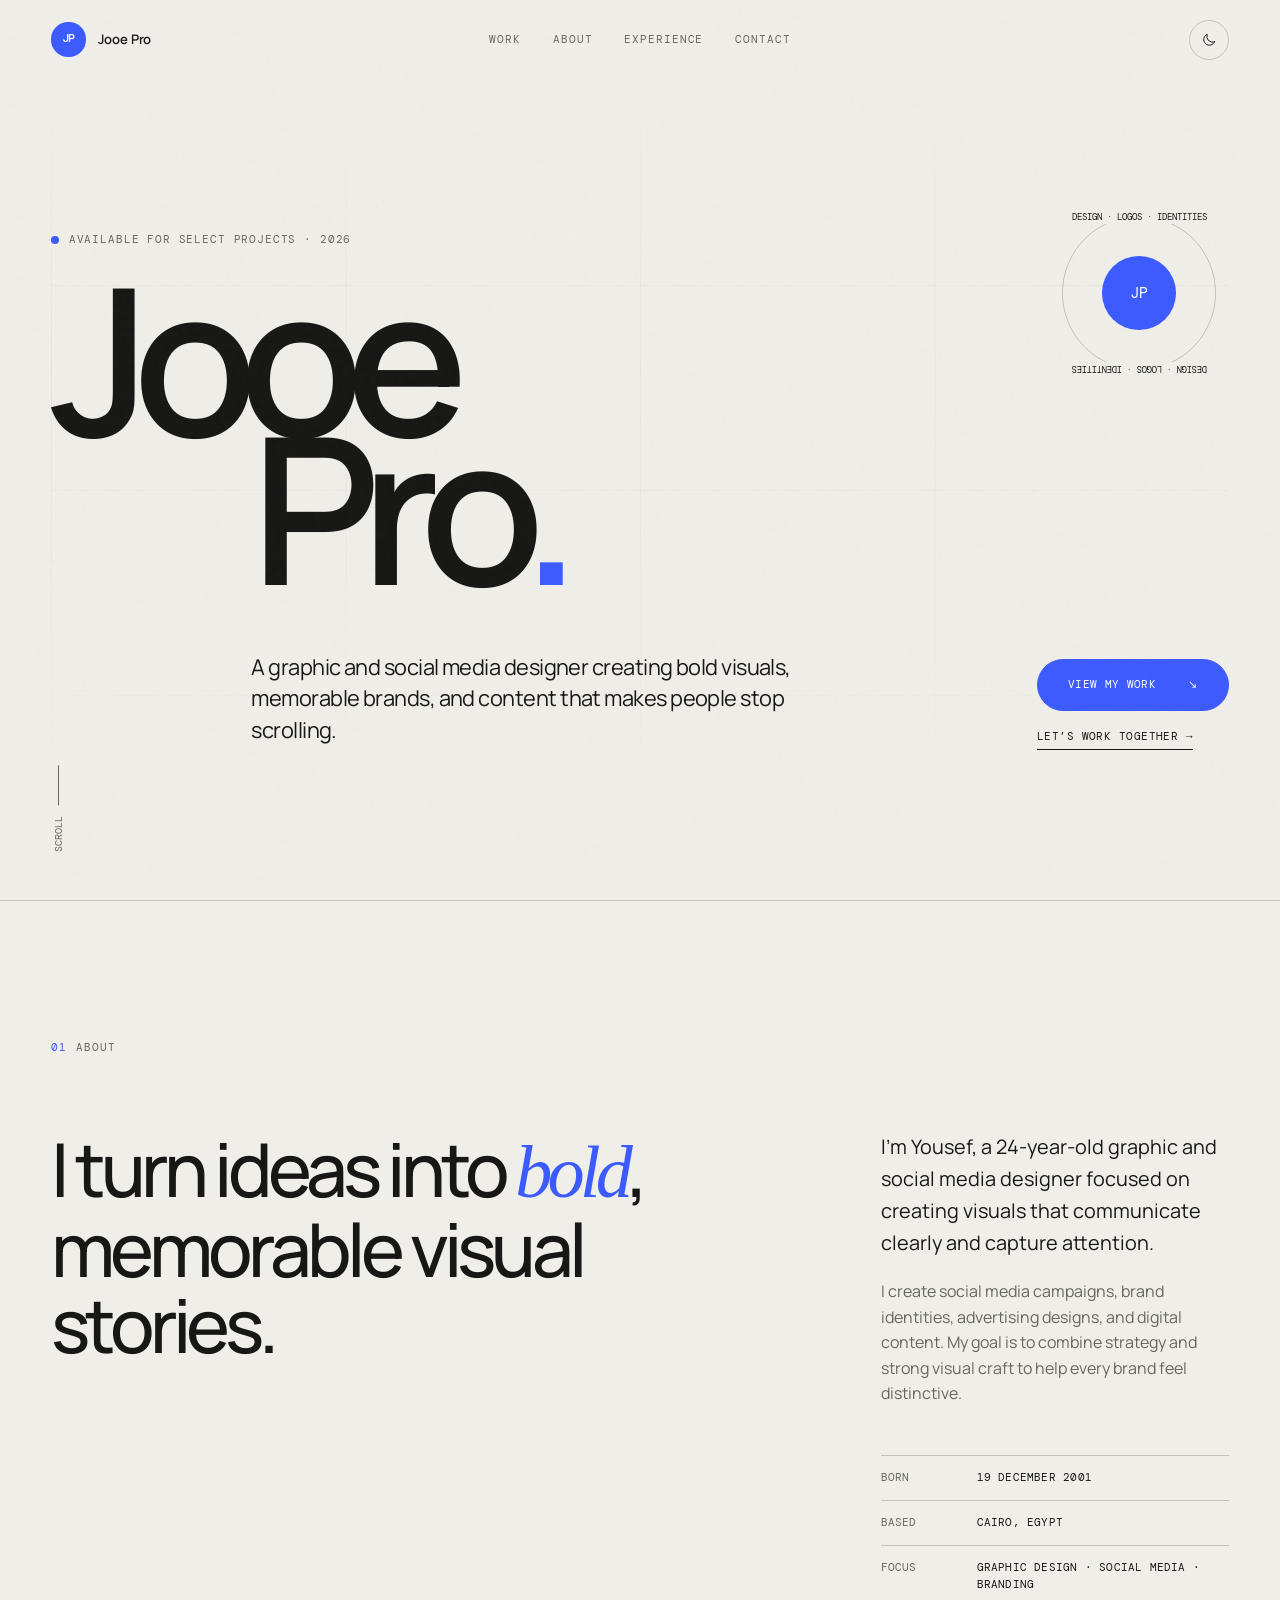
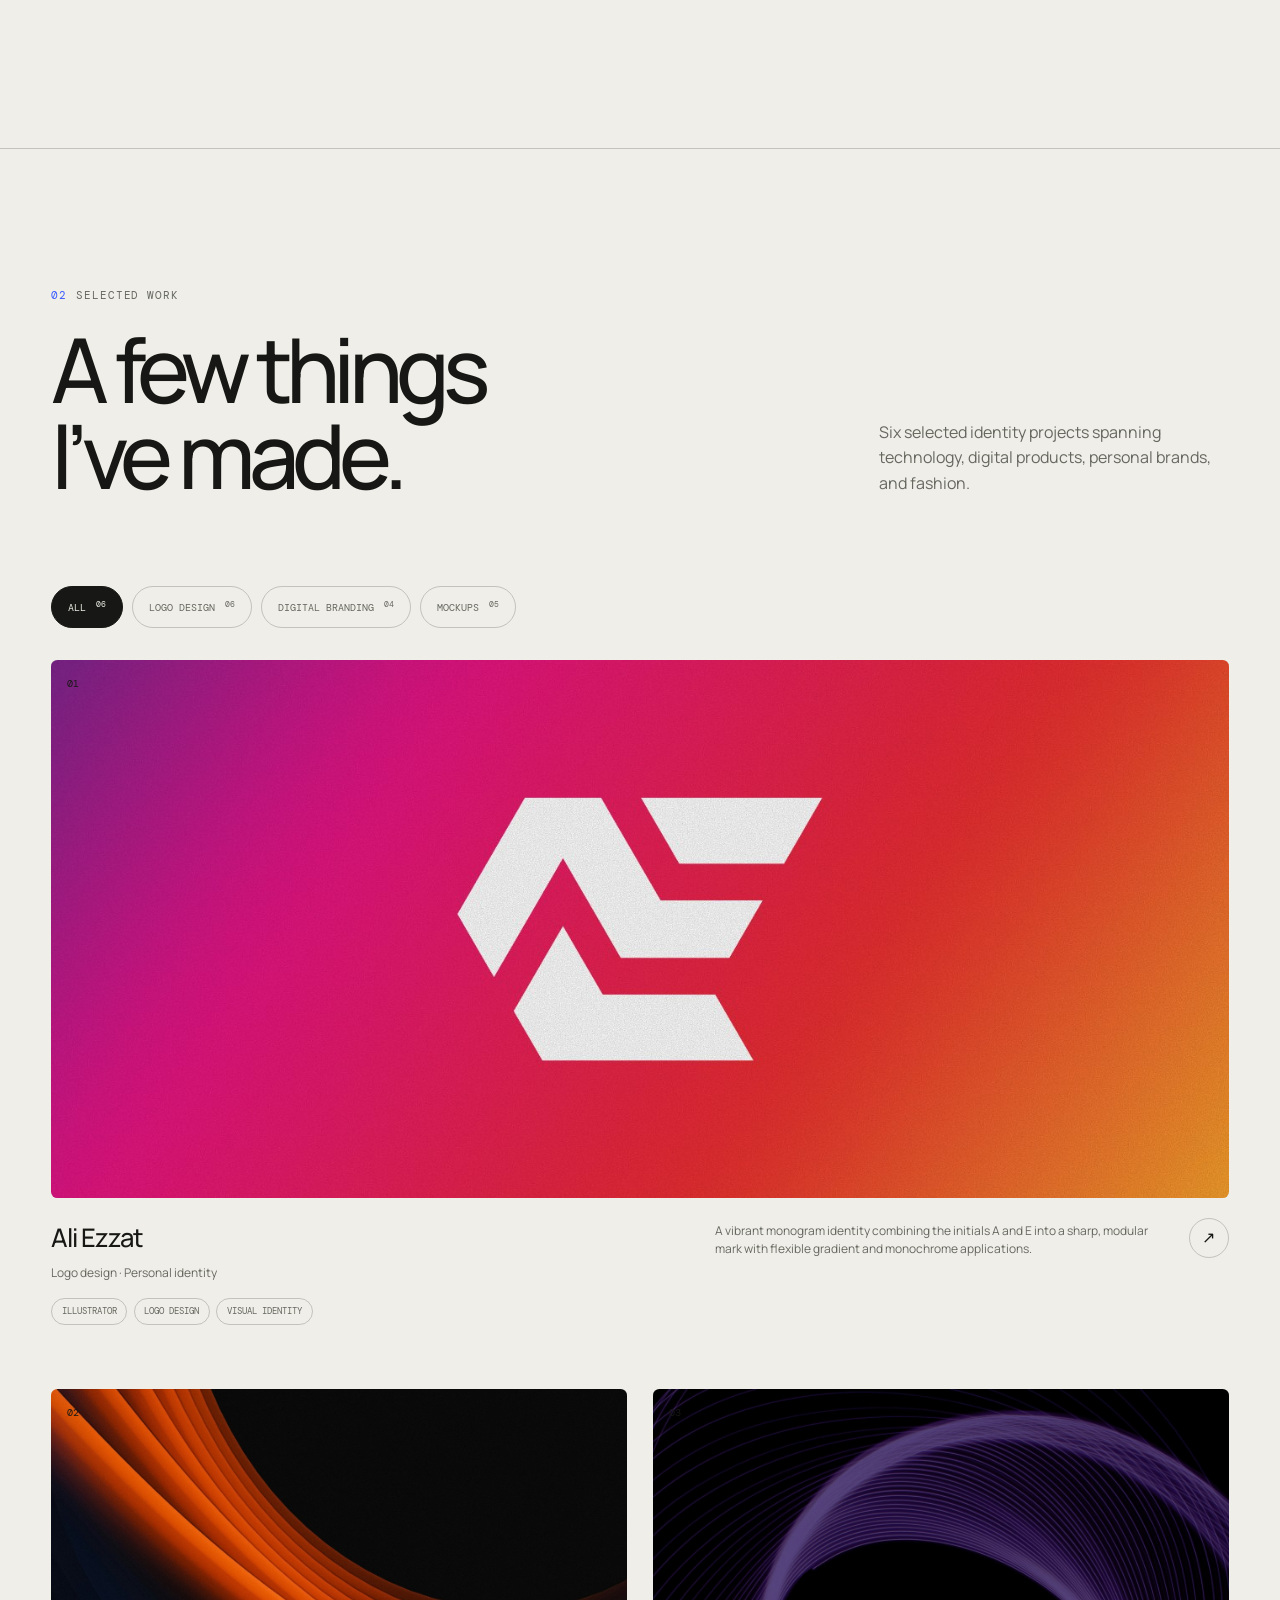
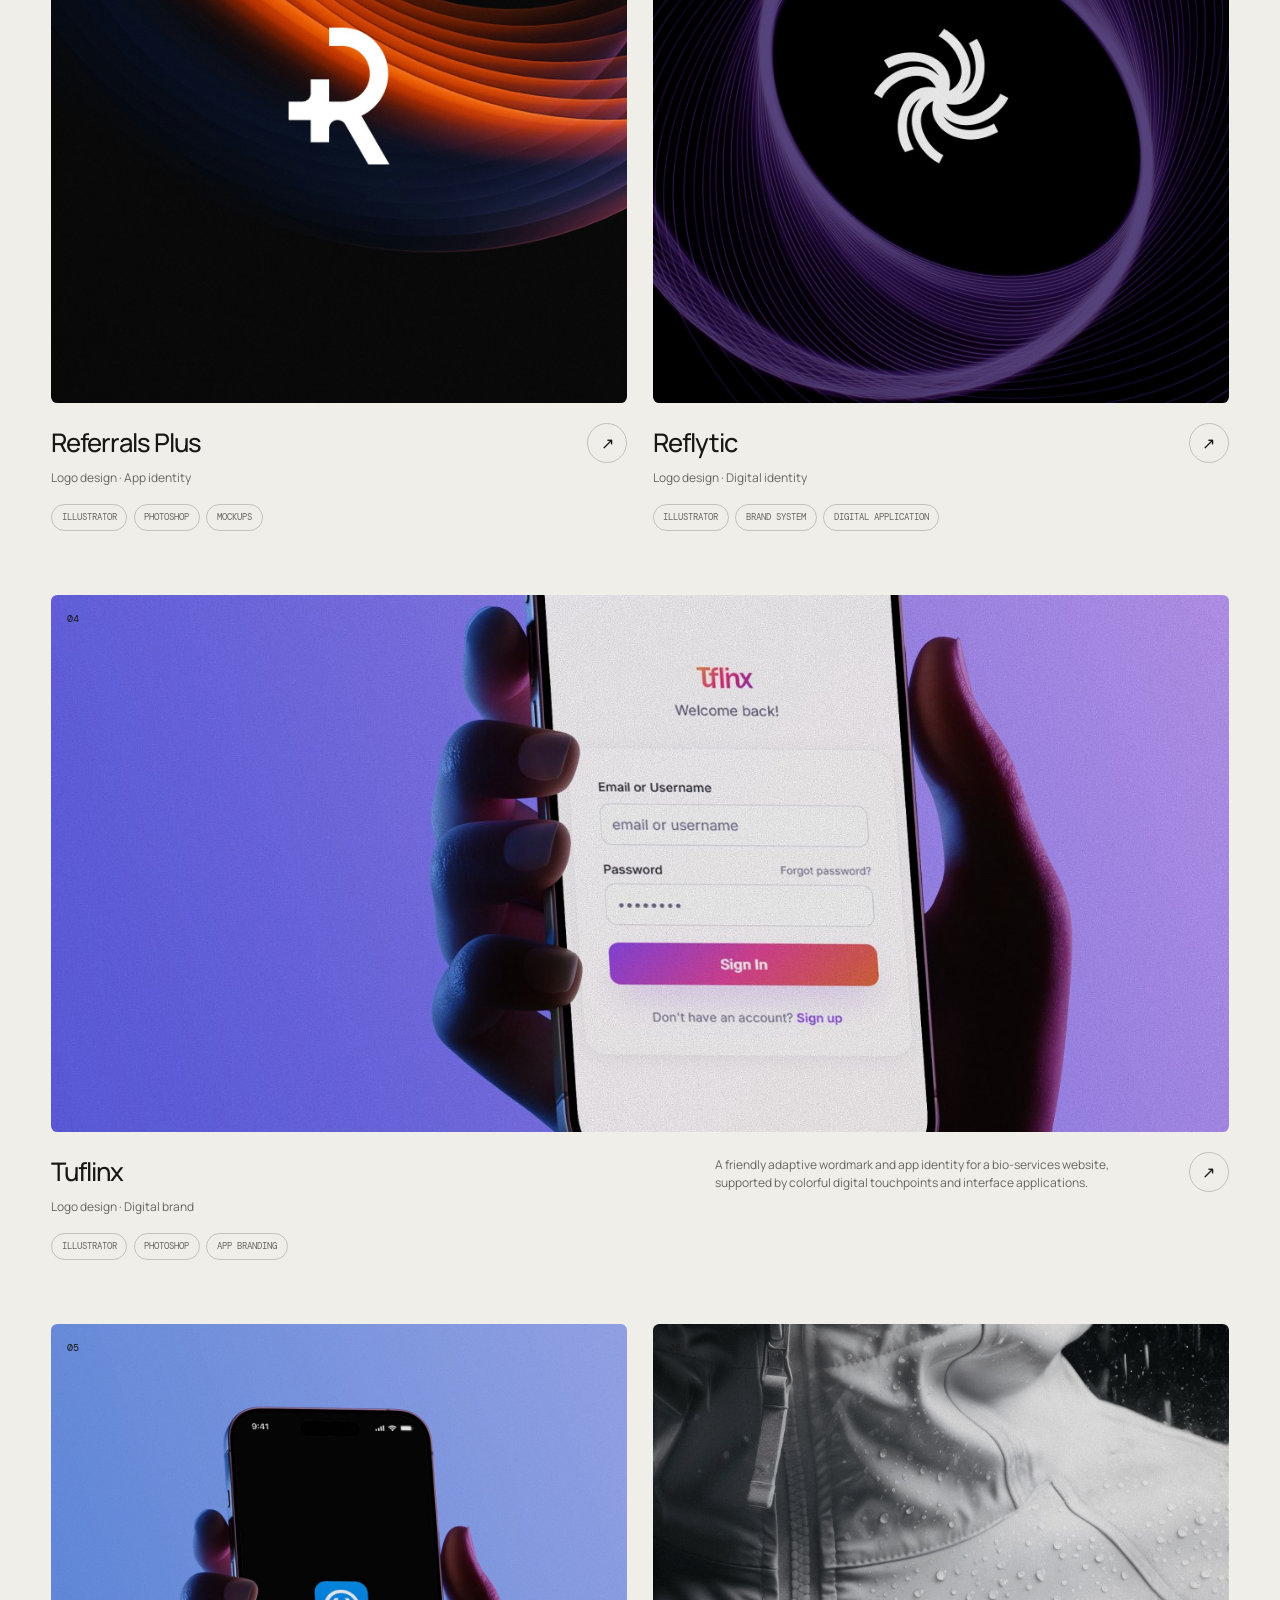
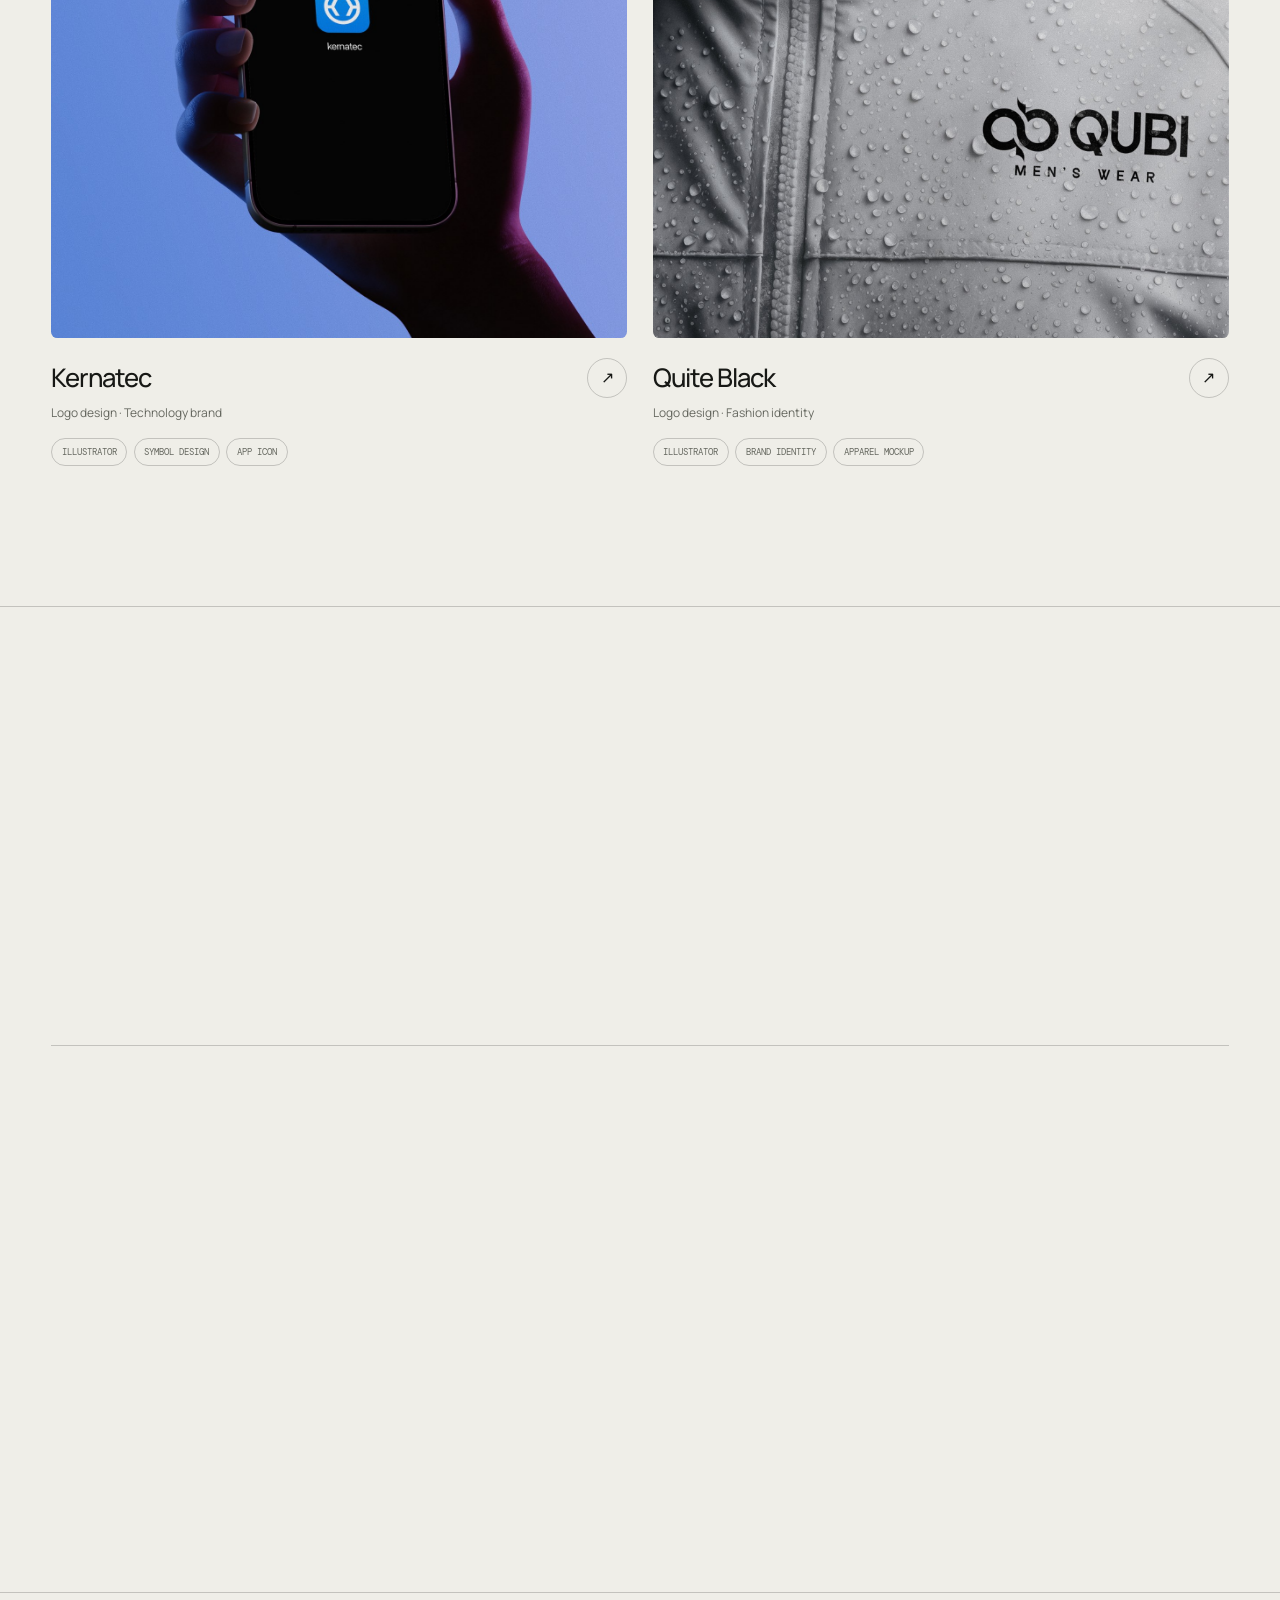
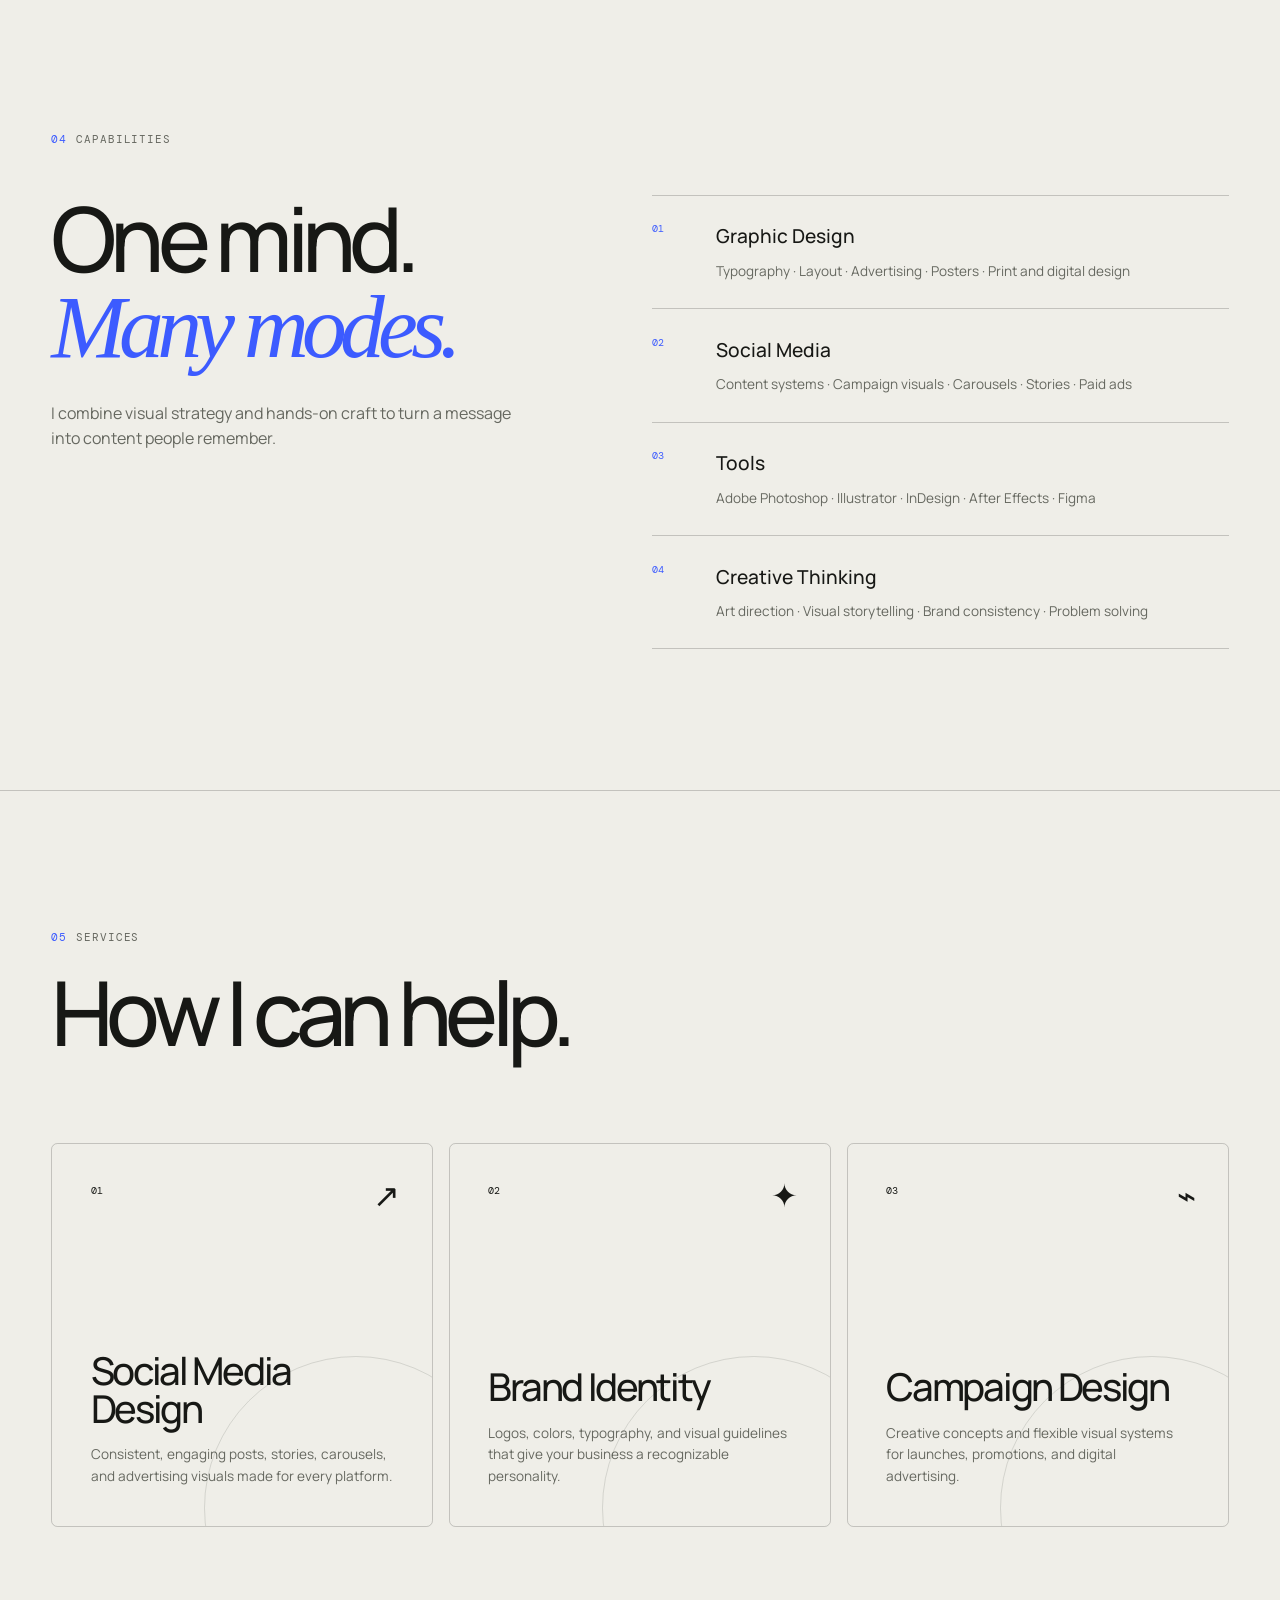
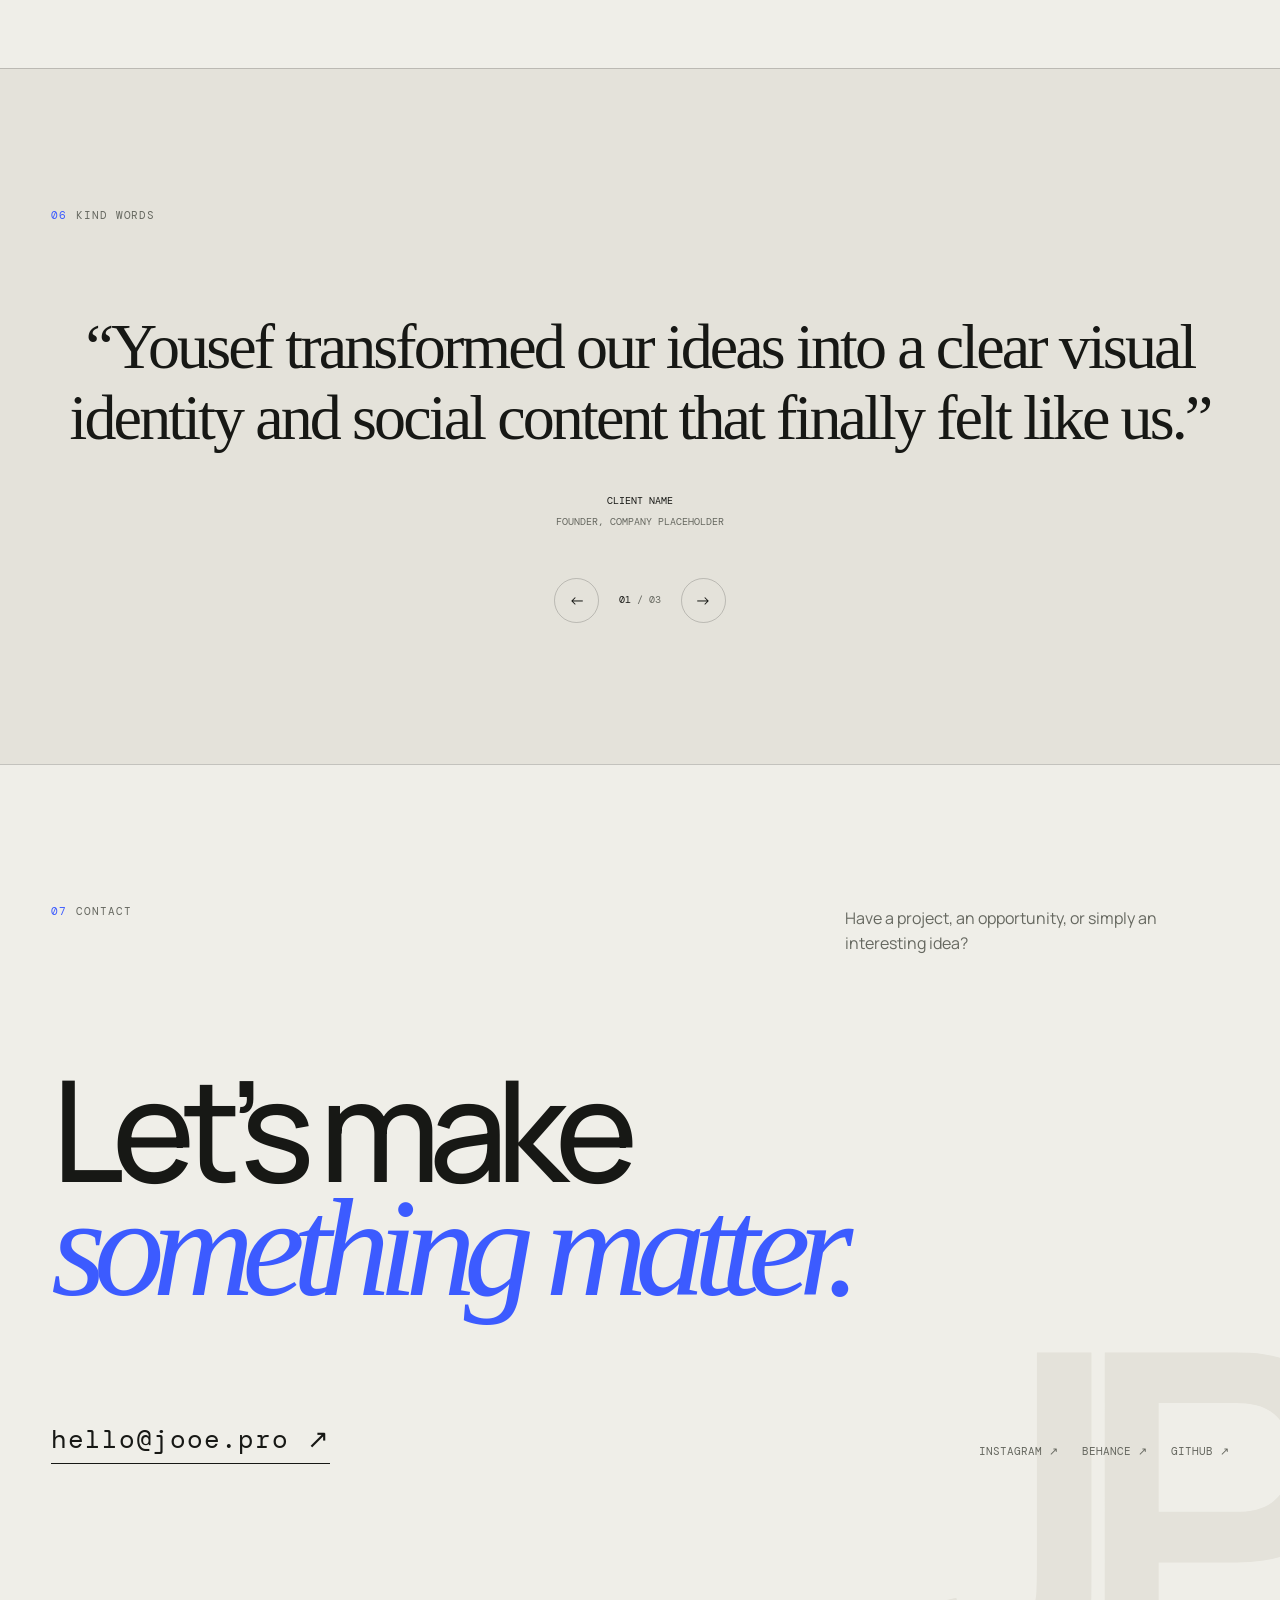
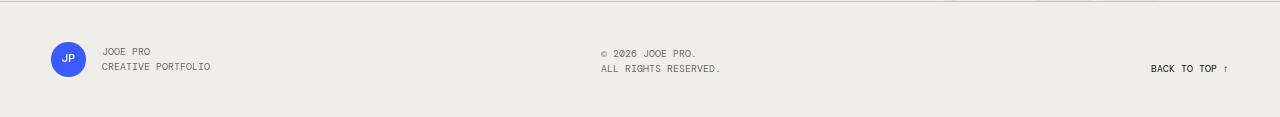
<file: index.html>
<!doctype html>
<html lang="en" data-theme="dark">
  <head>
    <meta charset="UTF-8" />
    <meta name="viewport" content="width=device-width, initial-scale=1" />
    <meta
      name="description"
      content="The personal portfolio of Yousef Shaban — graphic design, social media, branding, and creative campaigns."
    />
    <meta name="author" content="Yousef Shaban" />
    <meta name="theme-color" content="#10110f" />
    <meta property="og:type" content="website" />
    <meta property="og:url" content="https://jooe.pro/" />
    <meta property="og:title" content="Jooe Pro — Portfolio" />
    <meta
      property="og:description"
      content="Graphic design, social media visuals, brand identities, and creative campaigns by Yousef Shaban."
    />
    <meta property="og:image" content="https://jooe.pro/assets/social-preview.svg" />
    <meta name="twitter:card" content="summary_large_image" />
    <link rel="canonical" href="https://jooe.pro/" />
    <link rel="icon" href="assets/favicon.svg" type="image/svg+xml" />
    <link rel="preconnect" href="https://fonts.googleapis.com" />
    <link rel="preconnect" href="https://fonts.gstatic.com" crossorigin />
    <link
      href="https://fonts.googleapis.com/css2?family=DM+Mono:wght@300;400;500&family=Manrope:wght@400;500;600;700&display=swap"
      rel="stylesheet"
    />
    <link rel="stylesheet" href="styles.css" />
    <script src="script.js" defer></script>
    <title>Jooe Pro — Portfolio</title>
  </head>

  <body>
    <a class="skip-link" href="#main">Skip to content</a>

    <div class="noise" aria-hidden="true"></div>
    <div class="cursor-glow" aria-hidden="true"></div>

    <header class="site-header" data-header>
      <a class="wordmark" href="#top" aria-label="Jooe Pro, back to top">
        <span class="wordmark-mark">JP</span>
        <span class="wordmark-name">Jooe Pro</span>
      </a>

      <nav class="desktop-nav" aria-label="Primary navigation">
        <a href="#work">Work</a>
        <a href="#about">About</a>
        <a href="#experience">Experience</a>
        <a href="#contact">Contact</a>
      </nav>

      <div class="header-actions">
        <button class="icon-button theme-toggle" type="button" aria-label="Switch to light theme" data-theme-toggle>
          <svg class="sun-icon" viewBox="0 0 24 24" aria-hidden="true">
            <circle cx="12" cy="12" r="4"></circle>
            <path d="M12 2v2M12 20v2M4.93 4.93l1.42 1.42M17.65 17.65l1.42 1.42M2 12h2M20 12h2M4.93 19.07l1.42-1.42M17.65 6.35l1.42-1.42"></path>
          </svg>
          <svg class="moon-icon" viewBox="0 0 24 24" aria-hidden="true">
            <path d="M20.5 14.6A8.5 8.5 0 0 1 9.4 3.5 8.5 8.5 0 1 0 20.5 14.6Z"></path>
          </svg>
        </button>
        <button
          class="menu-toggle"
          type="button"
          aria-label="Open navigation"
          aria-controls="mobile-menu"
          aria-expanded="false"
          data-menu-toggle
        >
          <span></span><span></span>
        </button>
      </div>
    </header>

    <div class="mobile-menu" id="mobile-menu" aria-hidden="true" data-mobile-menu>
      <nav aria-label="Mobile navigation">
        <a href="#work"><span>01</span>Work</a>
        <a href="#about"><span>02</span>About</a>
        <a href="#experience"><span>03</span>Experience</a>
        <a href="#contact"><span>04</span>Contact</a>
      </nav>
      <p>Based in Cairo · Available worldwide</p>
    </div>

    <main id="main">
      <section class="hero section-shell" id="top" aria-labelledby="hero-title">
        <div class="hero-meta reveal">
          <span class="availability-dot" aria-hidden="true"></span>
          Available for select projects · 2026
        </div>

        <h1 id="hero-title" class="hero-title" aria-label="Jooe Pro, graphic and social media designer">
          <span class="title-line reveal">Jooe</span>
          <span class="title-line title-line-offset reveal">Pro<span class="accent-dot">.</span></span>
        </h1>

        <div class="hero-bottom reveal">
          <p class="hero-intro">
            A graphic and social media designer creating bold visuals, memorable brands, and content
            that makes people stop scrolling.
          </p>
          <div class="hero-actions">
            <a class="button button-primary" href="#work">View my work <span aria-hidden="true">↘</span></a>
            <a class="text-link" href="#contact">Let’s work together <span aria-hidden="true">→</span></a>
          </div>
        </div>

        <div class="hero-orbit" aria-hidden="true">
          <div class="orbit-copy">DESIGN · LOGOS · IDEAS · IDENTITIES · </div>
          <div class="orbit-center">JP</div>
        </div>

        <a class="scroll-cue" href="#about" aria-label="Scroll to about section">
          <span>Scroll</span><span class="scroll-line"></span>
        </a>
      </section>

      <section class="about section-shell section-pad" id="about" aria-labelledby="about-title">
        <div class="section-kicker reveal"><span>01</span>About</div>
        <div class="about-grid">
          <h2 id="about-title" class="display-copy reveal">
            I turn ideas into <em>bold</em>, memorable visual stories.
          </h2>
          <div class="about-copy reveal">
            <p>
              I’m Yousef, a <span data-age aria-label="current age">24</span>-year-old graphic and social
              media designer focused on creating visuals that communicate clearly and capture attention.
            </p>
            <p>
              I create social media campaigns, brand identities, advertising designs, and digital content.
              My goal is to combine strategy and strong visual craft to help every brand feel distinctive.
            </p>
            <dl class="fact-list">
              <div><dt>Born</dt><dd>19 December 2001</dd></div>
              <div><dt>Based</dt><dd>Cairo, Egypt</dd></div>
              <div><dt>Focus</dt><dd>Graphic Design · Social Media · Branding</dd></div>
            </dl>
          </div>
        </div>
      </section>

      <section class="work section-shell section-pad" id="work" aria-labelledby="work-title">
        <div class="section-heading reveal">
          <div>
            <div class="section-kicker"><span>02</span>Selected work</div>
            <h2 id="work-title">A few things<br />I’ve made.</h2>
          </div>
          <p>Six selected identity projects spanning technology, digital products, personal brands, and fashion.</p>
        </div>

        <div class="filter-bar reveal" role="group" aria-label="Filter projects">
          <button class="filter-button is-active" type="button" data-filter="all" aria-pressed="true">All <sup>06</sup></button>
          <button class="filter-button" type="button" data-filter="logo" aria-pressed="false">Logo Design <sup>06</sup></button>
          <button class="filter-button" type="button" data-filter="digital" aria-pressed="false">Digital Branding <sup>04</sup></button>
          <button class="filter-button" type="button" data-filter="mockup" aria-pressed="false">Mockups <sup>05</sup></button>
        </div>

        <div class="project-grid">
          <article class="project-card project-card-wide reveal" data-category="logo">
            <a href="https://www.instagram.com/jooepro/p/DXKv1PnCMWP/" target="_blank" rel="noreferrer" aria-label="View Ali Ezzat logo design on Instagram">
              <div class="project-visual">
                <img class="project-cover" src="assets/projects/ali-ezzat.jpg" alt="Ali Ezzat AE monogram on a vibrant gradient background" />
                <span class="project-index">01</span>
              </div>
              <div class="project-info">
                <div><h3>Ali Ezzat</h3><p>Logo design · Personal identity</p></div>
                <p class="project-description">A vibrant monogram identity combining the initials A and E into a sharp, modular mark with flexible gradient and monochrome applications.</p>
                <span class="project-arrow" aria-hidden="true">↗</span>
              </div>
              <ul class="tag-list" aria-label="Tools used"><li>Illustrator</li><li>Logo design</li><li>Visual identity</li></ul>
            </a>
          </article>

          <article class="project-card reveal" data-category="logo digital mockup">
            <a href="https://www.behance.net/gallery/247792727/Referrals-Plus-logo-design-concept" target="_blank" rel="noreferrer" aria-label="View Referrals Plus logo design on Behance">
              <div class="project-visual">
                <img class="project-cover" src="assets/projects/referrals-plus.jpg" alt="Referrals Plus monogram over an orange and blue wave composition" loading="lazy" />
                <span class="project-index">02</span>
              </div>
              <div class="project-info">
                <div><h3>Referrals Plus</h3><p>Logo design · App identity</p></div>
                <span class="project-arrow" aria-hidden="true">↗</span>
              </div>
              <ul class="tag-list" aria-label="Tools used"><li>Illustrator</li><li>Photoshop</li><li>Mockups</li></ul>
            </a>
          </article>

          <article class="project-card reveal" data-category="logo digital mockup">
            <a href="https://www.behance.net/gallery/247511863/Reflytic-logo-concept" target="_blank" rel="noreferrer" aria-label="View Reflytic logo design on Behance">
              <div class="project-visual">
                <img class="project-cover" src="assets/projects/reflytic.jpg" alt="Reflytic spiral logo in a purple abstract visual system" loading="lazy" />
                <span class="project-index">03</span>
              </div>
              <div class="project-info">
                <div><h3>Reflytic</h3><p>Logo design · Digital identity</p></div>
                <span class="project-arrow" aria-hidden="true">↗</span>
              </div>
              <ul class="tag-list" aria-label="Tools used"><li>Illustrator</li><li>Brand system</li><li>Digital application</li></ul>
            </a>
          </article>

          <article class="project-card project-card-wide reveal" data-category="logo digital mockup">
            <a href="https://www.behance.net/gallery/247510001/Tuflinx-Logo-concept" target="_blank" rel="noreferrer" aria-label="View Tuflinx logo design on Behance">
              <div class="project-visual">
                <img class="project-cover" src="assets/projects/tuflinx.jpg" alt="Tuflinx mobile interface and app identity mockup" loading="lazy" />
                <span class="project-index">04</span>
              </div>
              <div class="project-info">
                <div><h3>Tuflinx</h3><p>Logo design · Digital brand</p></div>
                <p class="project-description">A friendly adaptive wordmark and app identity for a bio-services website, supported by colorful digital touchpoints and interface applications.</p>
                <span class="project-arrow" aria-hidden="true">↗</span>
              </div>
              <ul class="tag-list" aria-label="Tools used"><li>Illustrator</li><li>Photoshop</li><li>App branding</li></ul>
            </a>
          </article>

          <article class="project-card reveal" data-category="logo digital mockup">
            <a href="https://www.instagram.com/jooepro/p/DRXDqjpCKbX/" target="_blank" rel="noreferrer" aria-label="View Kernatec logo design on Instagram">
              <div class="project-visual">
                <img class="project-cover" src="assets/projects/kernatec.jpg" alt="Kernatec coding company logo shown as a mobile app icon" loading="lazy" />
                <span class="project-index">05</span>
              </div>
              <div class="project-info">
                <div><h3>Kernatec</h3><p>Logo design · Technology brand</p></div>
                <span class="project-arrow" aria-hidden="true">↗</span>
              </div>
              <ul class="tag-list" aria-label="Tools used"><li>Illustrator</li><li>Symbol design</li><li>App icon</li></ul>
            </a>
          </article>

          <article class="project-card reveal" data-category="logo mockup">
            <a href="https://www.instagram.com/jooepro/p/DRXiqA3iCA6/" target="_blank" rel="noreferrer" aria-label="View Quite Black logo design on Instagram">
              <div class="project-visual">
                <img class="project-cover project-cover-portrait" src="assets/projects/quite-black.jpg" alt="Quite Black menswear logo applied to a monochrome jacket" loading="lazy" />
                <span class="project-index">06</span>
              </div>
              <div class="project-info">
                <div><h3>Quite Black</h3><p>Logo design · Fashion identity</p></div>
                <span class="project-arrow" aria-hidden="true">↗</span>
              </div>
              <ul class="tag-list" aria-label="Tools used"><li>Illustrator</li><li>Brand identity</li><li>Apparel mockup</li></ul>
            </a>
          </article>
        </div>
      </section>

      <section class="experience section-shell section-pad" id="experience" aria-labelledby="experience-title">
        <div class="section-heading reveal">
          <div>
            <div class="section-kicker"><span>03</span>Experience</div>
            <h2 id="experience-title">Where I’ve<br />made an impact.</h2>
          </div>
          <p>Replace these sample roles with your own clients, studios, responsibilities, and creative achievements.</p>
        </div>

        <div class="timeline">
          <article class="timeline-item reveal">
            <span class="timeline-date">2024 — Now</span>
            <div><h3>Freelance Graphic Designer</h3><p>Self-employed · Cairo / Remote</p></div>
            <p>Creating social media visuals, campaign concepts, and brand assets for businesses across different industries.</p>
          </article>
          <article class="timeline-item reveal">
            <span class="timeline-date">2022 — 2024</span>
            <div><h3>Social Media Designer</h3><p>Agency Placeholder · Cairo</p></div>
            <p>Designed platform-ready content, advertising sets, and monthly visual systems for multiple brand accounts.</p>
          </article>
          <article class="timeline-item reveal">
            <span class="timeline-date">2020 — 2022</span>
            <div><h3>Junior Graphic Designer</h3><p>Studio Placeholder · Hybrid</p></div>
            <p>Supported branding and marketing projects while developing strong skills in layout, typography, and image making.</p>
          </article>
        </div>
      </section>

      <section class="skills section-shell section-pad" id="skills" aria-labelledby="skills-title">
        <div class="section-kicker reveal"><span>04</span>Capabilities</div>
        <div class="skills-grid">
          <div class="skills-intro reveal">
            <h2 id="skills-title">One mind.<br /><em>Many modes.</em></h2>
            <p>I combine visual strategy and hands-on craft to turn a message into content people remember.</p>
          </div>
          <div class="skill-groups">
            <article class="skill-group reveal"><span>01</span><div><h3>Graphic Design</h3><p>Typography · Layout · Advertising · Posters · Print and digital design</p></div></article>
            <article class="skill-group reveal"><span>02</span><div><h3>Social Media</h3><p>Content systems · Campaign visuals · Carousels · Stories · Paid ads</p></div></article>
            <article class="skill-group reveal"><span>03</span><div><h3>Tools</h3><p>Adobe Photoshop · Illustrator · InDesign · After Effects · Figma</p></div></article>
            <article class="skill-group reveal"><span>04</span><div><h3>Creative Thinking</h3><p>Art direction · Visual storytelling · Brand consistency · Problem solving</p></div></article>
          </div>
        </div>
      </section>

      <section class="services section-shell section-pad" id="services" aria-labelledby="services-title">
        <div class="section-heading reveal">
          <div>
            <div class="section-kicker"><span>05</span>Services</div>
            <h2 id="services-title">How I can help.</h2>
          </div>
        </div>
        <div class="service-grid">
          <article class="service-card reveal"><span>01</span><h3>Social Media Design</h3><p>Consistent, engaging posts, stories, carousels, and advertising visuals made for every platform.</p><div class="service-icon" aria-hidden="true">↗</div></article>
          <article class="service-card reveal"><span>02</span><h3>Brand Identity</h3><p>Logos, colors, typography, and visual guidelines that give your business a recognizable personality.</p><div class="service-icon" aria-hidden="true">✦</div></article>
          <article class="service-card reveal"><span>03</span><h3>Campaign Design</h3><p>Creative concepts and flexible visual systems for launches, promotions, and digital advertising.</p><div class="service-icon" aria-hidden="true">⌁</div></article>
        </div>
      </section>

      <section class="testimonials section-shell section-pad" id="testimonials" aria-labelledby="testimonials-title">
        <div class="section-kicker reveal"><span>06</span>Kind words</div>
        <h2 id="testimonials-title" class="sr-only">Testimonials</h2>
        <div class="testimonial-stage reveal" data-testimonial-stage>
          <figure class="testimonial is-active">
            <blockquote>“Yousef transformed our ideas into a clear visual identity and social content that finally felt like us.”</blockquote>
            <figcaption><span>Client Name</span>Founder, Company Placeholder</figcaption>
          </figure>
          <figure class="testimonial">
            <blockquote>“The designs were creative, consistent, and ready for every platform. The whole process felt effortless.”</blockquote>
            <figcaption><span>Collaborator Name</span>Creative Director, Studio Placeholder</figcaption>
          </figure>
          <figure class="testimonial">
            <blockquote>“A strong mix of creative thinking and attention to detail. Our campaign looked polished and memorable.”</blockquote>
            <figcaption><span>Partner Name</span>Product Lead, Company Placeholder</figcaption>
          </figure>
          <div class="testimonial-controls" aria-label="Testimonial controls">
            <button type="button" data-testimonial-prev aria-label="Previous testimonial">←</button>
            <span><b data-testimonial-current>01</b> / 03</span>
            <button type="button" data-testimonial-next aria-label="Next testimonial">→</button>
          </div>
        </div>
      </section>

      <section class="contact section-shell section-pad" id="contact" aria-labelledby="contact-title">
        <div class="contact-top reveal">
          <div class="section-kicker"><span>07</span>Contact</div>
          <p>Have a project, an opportunity, or simply an interesting idea?</p>
        </div>
        <h2 id="contact-title" class="contact-title reveal">Let’s make<br /><em>something matter.</em></h2>
        <div class="contact-actions reveal">
          <!-- EDIT: Replace hello@jooe.pro with your real email address. -->
          <a class="contact-email" href="mailto:hello@jooe.pro">hello@jooe.pro <span aria-hidden="true">↗</span></a>
          <div class="social-links" aria-label="Social media links">
            <a href="https://www.instagram.com/jooepro" target="_blank" rel="noreferrer">Instagram ↗</a>
            <a href="https://www.behance.net/jooepro" target="_blank" rel="noreferrer">Behance ↗</a>
            <a href="https://github.com/jooepro" target="_blank" rel="noreferrer">GitHub ↗</a>
          </div>
        </div>
      </section>
    </main>

    <footer class="site-footer section-shell">
      <div><span class="wordmark-mark">JP</span><p>Jooe Pro<br />Creative portfolio</p></div>
      <p>© <span data-year>2026</span> Jooe Pro.<br />All rights reserved.</p>
      <a href="#top">Back to top ↑</a>
    </footer>

    <div class="toast" role="status" aria-live="polite" data-toast>Replace this placeholder link with your own.</div>
  </body>
</html>
</file>
<file: styles.css>
:root {
  --bg: #10110f;
  --surface: #181a17;
  --surface-2: #20221e;
  --text: #f2f1ea;
  --muted: #a5a79f;
  --line: rgba(242, 241, 234, 0.17);
  --accent: #d9ff43;
  --accent-ink: #10110f;
  --orange: #ff6b35;
  --header-bg: rgba(16, 17, 15, 0.82);
  --font-display: "Manrope", Arial, sans-serif;
  --font-mono: "DM Mono", Consolas, monospace;
  --page-pad: clamp(1.25rem, 4vw, 4.5rem);
  --radius: 0.4rem;
  --ease: cubic-bezier(0.16, 1, 0.3, 1);
}

[data-theme="light"] {
  --bg: #efeee8;
  --surface: #e4e2da;
  --surface-2: #d8d6cc;
  --text: #171815;
  --muted: #666860;
  --line: rgba(23, 24, 21, 0.2);
  --accent: #3c5bff;
  --accent-ink: #ffffff;
  --orange: #e24b1a;
  --header-bg: rgba(239, 238, 232, 0.85);
}

*,
*::before,
*::after {
  box-sizing: border-box;
}

html {
  scroll-behavior: smooth;
  scroll-padding-top: 5rem;
}

body {
  margin: 0;
  background: var(--bg);
  color: var(--text);
  font-family: var(--font-display);
  font-size: 1rem;
  line-height: 1.6;
  transition: background 300ms ease, color 300ms ease;
  overflow-x: hidden;
}

body.menu-open {
  overflow: hidden;
}

::selection {
  background: var(--accent);
  color: var(--accent-ink);
}

a {
  color: inherit;
  text-decoration: none;
}

button,
a {
  -webkit-tap-highlight-color: transparent;
}

button {
  color: inherit;
  font: inherit;
}

img,
svg {
  display: block;
  max-width: 100%;
}

.sr-only {
  position: absolute;
  width: 1px;
  height: 1px;
  padding: 0;
  margin: -1px;
  overflow: hidden;
  clip: rect(0, 0, 0, 0);
  white-space: nowrap;
  border: 0;
}

.skip-link {
  position: fixed;
  left: 1rem;
  top: -5rem;
  z-index: 200;
  padding: 0.75rem 1rem;
  background: var(--accent);
  color: var(--accent-ink);
  font-family: var(--font-mono);
  font-size: 0.75rem;
  transition: top 180ms ease;
}

.skip-link:focus {
  top: 1rem;
}

.noise {
  position: fixed;
  inset: 0;
  z-index: 100;
  pointer-events: none;
  opacity: 0.04;
  background-image: url("data:image/svg+xml,%3Csvg viewBox='0 0 180 180' xmlns='http://www.w3.org/2000/svg'%3E%3Cfilter id='n'%3E%3CfeTurbulence type='fractalNoise' baseFrequency='.9' numOctaves='3' stitchTiles='stitch'/%3E%3C/filter%3E%3Crect width='100%25' height='100%25' filter='url(%23n)' opacity='.55'/%3E%3C/svg%3E");
}

.cursor-glow {
  position: fixed;
  left: 0;
  top: 0;
  z-index: -1;
  width: 30rem;
  height: 30rem;
  border-radius: 50%;
  pointer-events: none;
  transform: translate(-50%, -50%);
  background: radial-gradient(circle, color-mix(in srgb, var(--accent) 9%, transparent), transparent 68%);
  opacity: 0;
  transition: opacity 300ms ease;
}

@media (pointer: fine) {
  body:hover .cursor-glow {
    opacity: 1;
  }
}

.section-shell {
  width: min(100%, 100rem);
  margin-inline: auto;
  padding-inline: var(--page-pad);
}

.section-pad {
  padding-top: clamp(6.5rem, 11vw, 11rem);
  padding-bottom: clamp(6.5rem, 11vw, 11rem);
  border-top: 1px solid var(--line);
}

.site-header {
  position: fixed;
  inset: 0 0 auto;
  z-index: 90;
  height: 5rem;
  display: grid;
  grid-template-columns: 1fr auto 1fr;
  align-items: center;
  padding-inline: var(--page-pad);
  background: var(--header-bg);
  border-bottom: 1px solid transparent;
  backdrop-filter: blur(18px);
  transition: transform 350ms var(--ease), border-color 250ms ease;
}

.site-header.is-scrolled {
  border-color: var(--line);
}

.site-header.is-hidden {
  transform: translateY(-100%);
}

.wordmark {
  display: inline-flex;
  align-items: center;
  gap: 0.8rem;
  width: max-content;
  font-size: 0.82rem;
  font-weight: 600;
  letter-spacing: -0.01em;
}

.wordmark-mark {
  display: inline-grid;
  place-items: center;
  width: 2.15rem;
  height: 2.15rem;
  border-radius: 50%;
  background: var(--accent);
  color: var(--accent-ink);
  font-family: var(--font-mono);
  font-size: 0.72rem;
  font-weight: 500;
}

.desktop-nav {
  display: flex;
  align-items: center;
  gap: 2rem;
  font-family: var(--font-mono);
  font-size: 0.7rem;
  text-transform: uppercase;
  letter-spacing: 0.08em;
}

.desktop-nav a {
  position: relative;
  color: var(--muted);
  transition: color 180ms ease;
}

.desktop-nav a::after {
  content: "";
  position: absolute;
  inset: auto 0 -0.4rem;
  height: 1px;
  background: var(--accent);
  transform: scaleX(0);
  transform-origin: right;
  transition: transform 300ms var(--ease);
}

.desktop-nav a:hover,
.desktop-nav a:focus-visible {
  color: var(--text);
}

.desktop-nav a:hover::after,
.desktop-nav a:focus-visible::after {
  transform: scaleX(1);
  transform-origin: left;
}

.header-actions {
  display: flex;
  justify-self: end;
  align-items: center;
  gap: 0.75rem;
}

.icon-button,
.menu-toggle {
  display: grid;
  place-items: center;
  width: 2.5rem;
  height: 2.5rem;
  padding: 0;
  border: 1px solid var(--line);
  border-radius: 50%;
  background: transparent;
  cursor: pointer;
  transition: background 180ms ease, border-color 180ms ease;
}

.icon-button:hover,
.icon-button:focus-visible,
.menu-toggle:hover,
.menu-toggle:focus-visible {
  border-color: var(--text);
  background: var(--surface);
}

.theme-toggle svg {
  width: 1rem;
  fill: none;
  stroke: currentColor;
  stroke-width: 1.5;
  stroke-linecap: round;
}

.moon-icon,
[data-theme="light"] .sun-icon {
  display: none;
}

[data-theme="light"] .moon-icon {
  display: block;
}

.menu-toggle {
  display: none;
  position: relative;
}

.menu-toggle span {
  position: absolute;
  width: 0.9rem;
  height: 1px;
  background: currentColor;
  transition: transform 250ms ease;
}

.menu-toggle span:first-child {
  transform: translateY(-3px);
}

.menu-toggle span:last-child {
  transform: translateY(3px);
}

.menu-toggle[aria-expanded="true"] span:first-child {
  transform: rotate(45deg);
}

.menu-toggle[aria-expanded="true"] span:last-child {
  transform: rotate(-45deg);
}

.mobile-menu {
  position: fixed;
  inset: 0;
  z-index: 80;
  display: flex;
  flex-direction: column;
  justify-content: center;
  padding: 7rem var(--page-pad) 3rem;
  background: var(--bg);
  visibility: hidden;
  opacity: 0;
  transform: translateY(-1rem);
  transition: opacity 250ms ease, transform 400ms var(--ease), visibility 250ms;
}

.mobile-menu.is-open {
  visibility: visible;
  opacity: 1;
  transform: translateY(0);
}

.mobile-menu nav {
  display: flex;
  flex-direction: column;
}

.mobile-menu nav a {
  display: flex;
  align-items: baseline;
  gap: 1rem;
  padding: 0.6rem 0;
  border-bottom: 1px solid var(--line);
  font-size: clamp(2.5rem, 12vw, 5rem);
  font-weight: 600;
  letter-spacing: -0.06em;
  line-height: 1.05;
}

.mobile-menu nav span {
  font-family: var(--font-mono);
  font-size: 0.68rem;
  font-weight: 400;
  letter-spacing: 0;
  color: var(--accent);
}

.mobile-menu > p {
  margin-top: auto;
  color: var(--muted);
  font-family: var(--font-mono);
  font-size: 0.7rem;
  text-transform: uppercase;
}

.hero {
  position: relative;
  min-height: 100svh;
  display: flex;
  flex-direction: column;
  justify-content: center;
  padding-top: 8rem;
  padding-bottom: 3rem;
  overflow: hidden;
}

.hero::before {
  content: "";
  position: absolute;
  inset: 5rem var(--page-pad) 0;
  z-index: -2;
  background-image: linear-gradient(var(--line) 1px, transparent 1px), linear-gradient(90deg, var(--line) 1px, transparent 1px);
  background-size: 25% 25%;
  opacity: 0.22;
  mask-image: linear-gradient(to bottom, transparent 0%, black 35%, transparent 90%);
}

.hero-meta,
.section-kicker {
  display: flex;
  align-items: center;
  gap: 0.6rem;
  color: var(--muted);
  font-family: var(--font-mono);
  font-size: 0.66rem;
  font-weight: 400;
  line-height: 1.2;
  letter-spacing: 0.08em;
  text-transform: uppercase;
}

.availability-dot {
  width: 0.5rem;
  height: 0.5rem;
  border-radius: 50%;
  background: var(--accent);
  box-shadow: 0 0 0 0 color-mix(in srgb, var(--accent) 60%, transparent);
  animation: pulse 2s infinite;
}

@keyframes pulse {
  70% { box-shadow: 0 0 0 0.55rem transparent; }
}

.hero-title {
  margin: clamp(1.5rem, 4vh, 3rem) 0 1rem;
  font-size: clamp(5rem, 16vw, 15rem);
  font-weight: 600;
  line-height: 0.73;
  letter-spacing: -0.09em;
}

.title-line {
  display: block;
}

.title-line-offset {
  margin-left: 17%;
}

.accent-dot {
  color: var(--accent);
}

.hero-bottom {
  display: grid;
  grid-template-columns: minmax(18rem, 34rem) auto;
  align-items: end;
  justify-content: space-between;
  gap: 3rem;
  margin: clamp(2rem, 6vh, 5rem) 0 0 17%;
}

.hero-intro {
  margin: 0;
  font-size: clamp(1.1rem, 1.7vw, 1.55rem);
  line-height: 1.45;
  letter-spacing: -0.025em;
}

.hero-actions {
  display: flex;
  flex-direction: column;
  align-items: flex-start;
  gap: 1.1rem;
}

.button {
  display: inline-flex;
  align-items: center;
  justify-content: center;
  gap: 2rem;
  min-width: 12rem;
  padding: 1rem 1.25rem;
  border: 1px solid var(--accent);
  border-radius: 100vw;
  font-family: var(--font-mono);
  font-size: 0.7rem;
  letter-spacing: 0.03em;
  text-transform: uppercase;
  transition: transform 250ms var(--ease), background 250ms ease;
}

.button-primary {
  background: var(--accent);
  color: var(--accent-ink);
}

.button:hover,
.button:focus-visible {
  transform: translateY(-3px);
}

.text-link,
.contact-email {
  position: relative;
  width: max-content;
  font-family: var(--font-mono);
  font-size: 0.7rem;
  text-transform: uppercase;
  letter-spacing: 0.04em;
}

.text-link::after,
.contact-email::after {
  content: "";
  position: absolute;
  inset: auto 0 -0.25rem;
  height: 1px;
  background: currentColor;
  transition: transform 300ms var(--ease);
  transform-origin: left;
}

.text-link:hover::after,
.contact-email:hover::after {
  transform: scaleX(0.35);
}

.hero-orbit {
  position: absolute;
  right: max(var(--page-pad), 5vw);
  top: 24%;
  width: clamp(8rem, 12vw, 12rem);
  aspect-ratio: 1;
  display: grid;
  place-items: center;
  overflow: visible;
}

.orbit-copy {
  position: absolute;
  inset: 0;
  border: 1px solid var(--line);
  border-radius: 50%;
  font-family: var(--font-mono);
  font-size: 0;
  white-space: nowrap;
  overflow: visible;
  animation: rotate 16s linear infinite;
}

.orbit-copy::before,
.orbit-copy::after {
  content: "DESIGN · LOGOS · IDENTITIES";
  position: absolute;
  left: 50%;
  top: -0.45rem;
  padding: 0 0.5rem;
  background: var(--bg);
  font-size: 0.55rem;
  white-space: nowrap;
  transform: translateX(-50%);
}

.orbit-copy::after {
  top: auto;
  bottom: -0.45rem;
  transform: translateX(-50%) rotate(180deg);
}

.orbit-center {
  display: grid;
  place-items: center;
  width: 48%;
  aspect-ratio: 1;
  border-radius: 50%;
  background: var(--accent);
  color: var(--accent-ink);
  font-family: var(--font-mono);
  font-size: clamp(0.75rem, 1.2vw, 1.1rem);
}

@keyframes rotate {
  to { transform: rotate(360deg); }
}

.scroll-cue {
  position: absolute;
  left: var(--page-pad);
  bottom: 3rem;
  display: flex;
  align-items: center;
  gap: 0.7rem;
  color: var(--muted);
  font-family: var(--font-mono);
  font-size: 0.6rem;
  text-transform: uppercase;
  transform: rotate(-90deg) translateY(100%);
  transform-origin: left bottom;
}

.scroll-line {
  width: 2.5rem;
  height: 1px;
  background: var(--muted);
  transform-origin: left;
  animation: scrollLine 2s ease-in-out infinite;
}

@keyframes scrollLine {
  50% { transform: scaleX(0.4); }
}

.section-kicker span {
  color: var(--accent);
}

.about-grid {
  display: grid;
  grid-template-columns: 1.45fr 0.72fr;
  gap: clamp(4rem, 10vw, 10rem);
  margin-top: clamp(3rem, 6vw, 6rem);
}

.display-copy {
  margin: 0;
  font-size: clamp(2.6rem, 5.8vw, 6.5rem);
  font-weight: 500;
  line-height: 1.02;
  letter-spacing: -0.065em;
}

.display-copy em,
.skills-intro em,
.contact-title em {
  color: var(--accent);
  font-family: Georgia, serif;
  font-weight: 400;
}

.about-copy {
  align-self: end;
}

.about-copy > p {
  margin: 0 0 1.3rem;
  color: var(--muted);
  font-size: clamp(1rem, 1.25vw, 1.18rem);
}

.about-copy > p:first-child {
  color: var(--text);
  font-size: clamp(1.2rem, 1.55vw, 1.5rem);
}

.fact-list {
  margin: 3rem 0 0;
}

.fact-list > div {
  display: grid;
  grid-template-columns: 5rem 1fr;
  gap: 1rem;
  padding: 0.85rem 0;
  border-top: 1px solid var(--line);
}

.fact-list dt,
.fact-list dd {
  margin: 0;
  font-family: var(--font-mono);
  font-size: 0.66rem;
  text-transform: uppercase;
  letter-spacing: 0.02em;
}

.fact-list dt {
  color: var(--muted);
}

.section-heading {
  display: grid;
  grid-template-columns: 1.2fr 0.55fr;
  align-items: end;
  gap: 4rem;
  margin-bottom: clamp(3rem, 7vw, 6rem);
}

.section-heading h2,
.skills-intro h2 {
  margin: 1.5rem 0 0;
  font-size: clamp(3rem, 7vw, 7.4rem);
  font-weight: 500;
  line-height: 0.95;
  letter-spacing: -0.075em;
}

.section-heading > p,
.skills-intro > p {
  margin: 0;
  color: var(--muted);
  max-width: 31rem;
}

.filter-bar {
  display: flex;
  flex-wrap: wrap;
  gap: 0.55rem;
  margin-bottom: 2rem;
}

.filter-button {
  padding: 0.65rem 1rem;
  border: 1px solid var(--line);
  border-radius: 100vw;
  background: transparent;
  color: var(--muted);
  font-family: var(--font-mono);
  font-size: 0.65rem;
  text-transform: uppercase;
  cursor: pointer;
  transition: all 180ms ease;
}

.filter-button sup {
  margin-left: 0.25rem;
  font-size: 0.5rem;
}

.filter-button:hover,
.filter-button:focus-visible,
.filter-button.is-active {
  background: var(--text);
  border-color: var(--text);
  color: var(--bg);
}

.project-grid {
  display: grid;
  grid-template-columns: repeat(2, minmax(0, 1fr));
  gap: clamp(2.5rem, 5vw, 5rem) clamp(1rem, 2vw, 2rem);
}

.project-card {
  min-width: 0;
  transition: opacity 250ms ease, transform 250ms ease;
}

.project-card.is-filtered-out {
  display: none;
}

.project-card-wide {
  grid-column: 1 / -1;
}

.project-visual {
  position: relative;
  min-height: clamp(22rem, 42vw, 44rem);
  overflow: hidden;
  background: var(--surface);
  border-radius: var(--radius);
  transform: translateZ(0);
}

.project-card:not(.project-card-wide) .project-visual {
  min-height: clamp(24rem, 48vw, 43rem);
}

.project-visual::after {
  content: "";
  position: absolute;
  inset: 0;
  background: linear-gradient(120deg, transparent 45%, rgba(255,255,255,0.12) 50%, transparent 55%);
  transform: translateX(-100%);
  transition: transform 800ms var(--ease);
}

.project-card a:hover .project-visual::after {
  transform: translateX(100%);
}

.project-cover {
  position: absolute;
  inset: 0;
  width: 100%;
  height: 100%;
  object-fit: cover;
  object-position: center;
  transition: transform 850ms var(--ease), filter 450ms ease;
}

.project-card a:hover .project-cover {
  transform: scale(1.035);
  filter: saturate(1.08);
}

.project-cover-portrait {
  object-position: center 42%;
}

.project-index {
  position: absolute;
  top: 1rem;
  left: 1rem;
  z-index: 3;
  font-family: var(--font-mono);
  font-size: 0.65rem;
  color: currentColor;
}

.visual-northstar {
  display: grid;
  place-items: center;
  background: #cdd8d8;
  color: #173b42;
}

.visual-northstar::before {
  content: "";
  position: absolute;
  width: 55%;
  aspect-ratio: 1;
  border-radius: 50%;
  background: #ff704d;
  filter: blur(1px);
  right: 3%;
  top: -20%;
}

.mock-window {
  position: relative;
  z-index: 1;
  width: min(78%, 62rem);
  aspect-ratio: 16 / 8;
  padding: clamp(1rem, 3vw, 2.5rem);
  background: #f5f7f3;
  box-shadow: 0 2.5rem 5rem rgba(23,59,66,0.2);
  border-radius: 0.5rem;
  transform: rotate(-2deg);
  transition: transform 700ms var(--ease);
}

.project-card a:hover .mock-window {
  transform: rotate(0deg) scale(1.015);
}

.mock-logo {
  font-family: var(--font-mono);
  font-size: 0.65rem;
}

.mock-chart {
  position: absolute;
  left: 8%;
  right: 8%;
  bottom: 12%;
  height: 44%;
  display: flex;
  align-items: flex-end;
  gap: 5%;
  border-bottom: 1px solid #abc0c0;
}

.mock-chart i {
  flex: 1;
  height: 40%;
  background: #173b42;
  border-radius: 0.25rem 0.25rem 0 0;
}

.mock-chart i:nth-child(2) { height: 65%; }
.mock-chart i:nth-child(3) { height: 55%; background: #ff704d; }
.mock-chart i:nth-child(4) { height: 82%; }
.mock-chart i:nth-child(5) { height: 100%; }

.mock-stat {
  position: absolute;
  right: 8%;
  top: 16%;
  font-size: clamp(1.6rem, 3vw, 3.2rem);
  font-weight: 600;
  letter-spacing: -0.07em;
}

.mock-stat small {
  display: block;
  margin-top: 0.3rem;
  color: #6b8587;
  font-family: var(--font-mono);
  font-size: 0.5rem;
  font-weight: 400;
  letter-spacing: 0;
  text-transform: uppercase;
}

.visual-nawa {
  display: flex;
  flex-direction: column;
  justify-content: center;
  align-items: center;
  background: #182e22;
  color: #f4eccf;
}

.visual-nawa::before {
  content: "";
  position: absolute;
  width: 45%;
  aspect-ratio: 1;
  border: 1px solid #f4eccf;
  border-radius: 50% 50% 10% 50%;
  transform: rotate(45deg);
  opacity: 0.35;
  transition: transform 700ms var(--ease);
}

.project-card a:hover .visual-nawa::before {
  transform: rotate(135deg) scale(1.1);
}

.nawa-word {
  z-index: 1;
  font-size: clamp(3.5rem, 8vw, 8rem);
  font-weight: 600;
  letter-spacing: -0.07em;
  line-height: 0.9;
}

.nawa-arabic {
  z-index: 1;
  margin-top: 1rem;
  font-family: Georgia, serif;
  font-size: clamp(1rem, 2vw, 1.8rem);
}

.visual-afterdark {
  background: #361cff;
  color: #ecff4d;
}

.afterdark-a {
  position: absolute;
  left: -4%;
  top: -15%;
  font-size: clamp(20rem, 40vw, 40rem);
  font-weight: 700;
  line-height: 1;
  letter-spacing: -0.12em;
  opacity: 0.18;
  transition: transform 800ms var(--ease);
}

.project-card a:hover .afterdark-a {
  transform: rotate(-5deg) scale(1.04);
}

.afterdark-title {
  position: absolute;
  left: 8%;
  bottom: 9%;
  z-index: 1;
  font-size: clamp(3.3rem, 8vw, 8rem);
  font-weight: 700;
  line-height: 0.78;
  letter-spacing: -0.1em;
}

.afterdark-code {
  position: absolute;
  right: 7%;
  top: 8%;
  font-family: var(--font-mono);
  font-size: 0.62rem;
  writing-mode: vertical-rl;
}

.visual-tidal {
  display: flex;
  align-items: center;
  justify-content: center;
  gap: clamp(1rem, 5vw, 5rem);
  background: #d0f0e6;
  color: #0e362e;
}

.visual-tidal::before {
  content: "";
  position: absolute;
  width: 68%;
  height: 150%;
  border: 1px solid rgba(14,54,46,0.2);
  border-radius: 50%;
  transform: rotate(-35deg);
}

.phone {
  position: relative;
  z-index: 1;
  width: clamp(8rem, 18vw, 17rem);
  aspect-ratio: 9 / 18;
  padding: clamp(1rem, 2.2vw, 2rem);
  border: clamp(0.3rem, 0.7vw, 0.65rem) solid #0e1815;
  border-radius: clamp(1.4rem, 3vw, 2.8rem);
  background: #f3f4ec;
  box-shadow: 0 2rem 3rem rgba(14,54,46,0.16);
  transition: transform 700ms var(--ease);
}

.phone-one { transform: rotate(-8deg) translateY(6%); }
.phone-two { transform: rotate(6deg) translateY(-5%); }
.project-card a:hover .phone-one { transform: rotate(-4deg) translateY(3%); }
.project-card a:hover .phone-two { transform: rotate(3deg) translateY(-3%); }

.phone span,
.phone small {
  display: block;
  font-family: var(--font-mono);
  font-size: clamp(0.4rem, 0.7vw, 0.65rem);
  color: #61756f;
}

.phone b {
  display: block;
  margin-top: 1rem;
  font-size: clamp(0.8rem, 1.5vw, 1.4rem);
  line-height: 1.05;
}

.phone-one i {
  position: absolute;
  inset: auto 10% 10%;
  height: 42%;
  border-radius: 100% 20% 30% 50%;
  background: #76d9a9;
}

.phone-two b {
  margin-top: 2rem;
  font-size: clamp(2rem, 4vw, 4rem);
  letter-spacing: -0.1em;
}

.phone-ring {
  position: absolute;
  left: 14%;
  right: 14%;
  bottom: 12%;
  aspect-ratio: 1;
  border: clamp(0.35rem, 1vw, 0.8rem) solid #76d9a9;
  border-top-color: #0e362e;
  border-radius: 50%;
}

.tidal-type {
  position: absolute;
  left: 3%;
  bottom: 4%;
  font-family: var(--font-mono);
  font-size: 0.6rem;
}

.visual-weather {
  background: #ffb62e;
  color: #2a2100;
}

.weather-sun {
  position: absolute;
  left: 12%;
  top: 15%;
  width: 42%;
  aspect-ratio: 1;
  border-radius: 50%;
  background: #fff2c5;
  box-shadow: 0 0 0 2rem rgba(255,242,197,0.15), 0 0 0 4rem rgba(255,242,197,0.08);
  transition: transform 1s var(--ease);
}

.project-card a:hover .weather-sun {
  transform: translate(8%, -5%) scale(1.08);
}

.weather-temp {
  position: absolute;
  right: 8%;
  bottom: 8%;
  font-size: clamp(7rem, 17vw, 17rem);
  font-weight: 600;
  line-height: 0.7;
  letter-spacing: -0.12em;
}

.weather-place {
  position: absolute;
  left: 8%;
  bottom: 8%;
  font-family: var(--font-mono);
  font-size: 0.65rem;
}

.visual-common {
  background: #ef5b47;
  color: #24180f;
}

.visual-common::before {
  content: "";
  position: absolute;
  inset: 0;
  background: repeating-linear-gradient(90deg, transparent 0 9%, rgba(36,24,15,0.08) 9% 9.2%);
}

.common-one,
.common-two {
  position: absolute;
  z-index: 1;
  font-size: clamp(3rem, 8vw, 7.5rem);
  font-weight: 600;
  letter-spacing: -0.09em;
  line-height: 0.8;
}

.common-one { left: 7%; top: 12%; }
.common-two { right: 7%; bottom: 10%; }

.common-circle {
  position: absolute;
  left: 50%;
  top: 50%;
  width: 45%;
  aspect-ratio: 1;
  border: 1px solid #24180f;
  border-radius: 50%;
  transform: translate(-50%, -50%);
  transition: background 500ms ease, transform 700ms var(--ease);
}

.project-card a:hover .common-circle {
  background: #d9ff43;
  transform: translate(-50%, -50%) scale(0.92);
}

.project-info {
  display: grid;
  grid-template-columns: 1fr minmax(10rem, 0.7fr) auto;
  gap: 2rem;
  align-items: start;
  padding-top: 1.25rem;
}

.project-card:not(.project-card-wide) .project-info {
  grid-template-columns: 1fr auto;
}

.project-info h3 {
  margin: 0;
  font-size: clamp(1.25rem, 2vw, 1.7rem);
  font-weight: 500;
  letter-spacing: -0.04em;
}

.project-info p {
  margin: 0.25rem 0 0;
  color: var(--muted);
  font-size: 0.75rem;
}

.project-description {
  line-height: 1.5;
}

.project-arrow {
  display: grid;
  place-items: center;
  width: 2.5rem;
  height: 2.5rem;
  border: 1px solid var(--line);
  border-radius: 50%;
  transition: background 250ms ease, color 250ms ease, transform 250ms ease;
}

.project-card a:hover .project-arrow {
  background: var(--accent);
  color: var(--accent-ink);
  transform: rotate(45deg);
}

.tag-list {
  display: flex;
  flex-wrap: wrap;
  gap: 0.4rem;
  margin: 1rem 0 0;
  padding: 0;
  list-style: none;
}

.tag-list li {
  padding: 0.35rem 0.6rem;
  border: 1px solid var(--line);
  border-radius: 100vw;
  color: var(--muted);
  font-family: var(--font-mono);
  font-size: 0.55rem;
  text-transform: uppercase;
}

.timeline {
  border-top: 1px solid var(--line);
}

.timeline-item {
  display: grid;
  grid-template-columns: 0.55fr 1.2fr 1fr;
  gap: 3rem;
  align-items: start;
  padding: 2.3rem 0;
  border-bottom: 1px solid var(--line);
}

.timeline-date,
.timeline-item > div p {
  color: var(--muted);
  font-family: var(--font-mono);
  font-size: 0.65rem;
  text-transform: uppercase;
}

.timeline-item h3 {
  margin: 0;
  font-size: clamp(1.15rem, 2vw, 1.5rem);
  font-weight: 500;
  letter-spacing: -0.03em;
}

.timeline-item > div p,
.timeline-item > p {
  margin: 0.35rem 0 0;
}

.timeline-item > p {
  color: var(--muted);
  font-size: 0.88rem;
}

.skills-grid {
  display: grid;
  grid-template-columns: 0.9fr 1.1fr;
  gap: clamp(4rem, 10vw, 10rem);
  margin-top: 3rem;
}

.skills-intro h2 {
  margin-top: 0;
}

.skills-intro > p {
  margin-top: 2rem;
}

.skill-groups {
  border-top: 1px solid var(--line);
}

.skill-group {
  display: grid;
  grid-template-columns: 2.5rem 1fr;
  gap: 1.5rem;
  padding: 1.6rem 0;
  border-bottom: 1px solid var(--line);
}

.skill-group > span {
  color: var(--accent);
  font-family: var(--font-mono);
  font-size: 0.6rem;
}

.skill-group h3 {
  margin: 0 0 0.55rem;
  font-size: 1.2rem;
  font-weight: 500;
}

.skill-group p {
  margin: 0;
  color: var(--muted);
  font-size: 0.85rem;
}

.service-grid {
  display: grid;
  grid-template-columns: repeat(3, 1fr);
  gap: 1rem;
}

.service-card {
  position: relative;
  min-height: 24rem;
  display: flex;
  flex-direction: column;
  padding: clamp(1.5rem, 3vw, 2.5rem);
  border: 1px solid var(--line);
  border-radius: var(--radius);
  overflow: hidden;
  transition: background 300ms ease, color 300ms ease, transform 400ms var(--ease);
}

.service-card::before {
  content: "";
  position: absolute;
  right: -20%;
  bottom: -35%;
  width: 80%;
  aspect-ratio: 1;
  border: 1px solid currentColor;
  border-radius: 50%;
  opacity: 0.12;
  transition: transform 600ms var(--ease);
}

.service-card:hover {
  background: var(--accent);
  color: var(--accent-ink);
  transform: translateY(-0.5rem);
}

.service-card:hover::before {
  transform: scale(1.4);
}

.service-card > span {
  font-family: var(--font-mono);
  font-size: 0.6rem;
}

.service-card h3 {
  margin: auto 0 1rem;
  font-size: clamp(1.7rem, 3vw, 2.8rem);
  font-weight: 500;
  line-height: 1;
  letter-spacing: -0.06em;
}

.service-card p {
  margin: 0;
  color: var(--muted);
  font-size: 0.85rem;
  transition: color 300ms ease;
}

.service-card:hover p {
  color: currentColor;
  opacity: 0.75;
}

.service-icon {
  position: absolute;
  right: 2rem;
  top: 1.6rem;
  font-size: 2rem;
}

.testimonials {
  background: var(--surface);
}

.testimonial-stage {
  max-width: 75rem;
  margin: clamp(3rem, 7vw, 7rem) auto 0;
  text-align: center;
}

.testimonial {
  display: none;
  margin: 0;
}

.testimonial.is-active {
  display: block;
  animation: testimonialIn 500ms var(--ease);
}

@keyframes testimonialIn {
  from { opacity: 0; transform: translateY(1rem); }
}

.testimonial blockquote {
  margin: 0;
  font-family: Georgia, serif;
  font-size: clamp(2rem, 5vw, 5.3rem);
  line-height: 1.1;
  letter-spacing: -0.045em;
}

.testimonial figcaption {
  margin-top: 2.5rem;
  color: var(--muted);
  font-family: var(--font-mono);
  font-size: 0.65rem;
  text-transform: uppercase;
}

.testimonial figcaption span {
  display: block;
  margin-bottom: 0.25rem;
  color: var(--text);
}

.testimonial-controls {
  display: flex;
  justify-content: center;
  align-items: center;
  gap: 1.25rem;
  margin-top: 3rem;
}

.testimonial-controls button {
  display: grid;
  place-items: center;
  width: 2.8rem;
  height: 2.8rem;
  border: 1px solid var(--line);
  border-radius: 50%;
  background: transparent;
  cursor: pointer;
  transition: background 180ms ease;
}

.testimonial-controls button:hover,
.testimonial-controls button:focus-visible {
  background: var(--accent);
  color: var(--accent-ink);
}

.testimonial-controls span {
  font-family: var(--font-mono);
  font-size: 0.65rem;
  color: var(--muted);
}

.testimonial-controls b {
  color: var(--text);
  font-weight: 400;
}

.contact {
  position: relative;
  overflow: hidden;
}

.contact::after {
  content: "JP";
  position: absolute;
  right: -2%;
  bottom: -15%;
  z-index: -1;
  color: var(--surface);
  font-size: clamp(15rem, 35vw, 35rem);
  font-weight: 700;
  line-height: 1;
  letter-spacing: -0.12em;
}

.contact-top {
  display: flex;
  justify-content: space-between;
  align-items: start;
  gap: 2rem;
}

.contact-top > p {
  max-width: 24rem;
  margin: 0;
  color: var(--muted);
}

.contact-title {
  margin: clamp(4rem, 9vw, 8rem) 0;
  font-size: clamp(4rem, 11vw, 12rem);
  font-weight: 500;
  line-height: 0.8;
  letter-spacing: -0.085em;
}

.contact-actions {
  display: flex;
  justify-content: space-between;
  align-items: flex-end;
  gap: 3rem;
}

.contact-email {
  font-size: clamp(1rem, 2vw, 1.6rem);
  text-transform: none;
}

.social-links {
  display: flex;
  flex-wrap: wrap;
  justify-content: flex-end;
  gap: 1.5rem;
}

.social-links a {
  color: var(--muted);
  font-family: var(--font-mono);
  font-size: 0.66rem;
  text-transform: uppercase;
  transition: color 180ms ease;
}

.social-links a:hover,
.social-links a:focus-visible {
  color: var(--text);
}

.site-footer {
  display: grid;
  grid-template-columns: 1fr 1fr auto;
  gap: 2rem;
  align-items: end;
  padding-top: 2.5rem;
  padding-bottom: 2.5rem;
  border-top: 1px solid var(--line);
  color: var(--muted);
  font-family: var(--font-mono);
  font-size: 0.6rem;
  text-transform: uppercase;
}

.site-footer > div {
  display: flex;
  align-items: center;
  gap: 1rem;
}

.site-footer p {
  margin: 0;
}

.site-footer > a {
  color: var(--text);
}

.toast {
  position: fixed;
  left: 50%;
  bottom: 1.5rem;
  z-index: 120;
  padding: 0.8rem 1rem;
  background: var(--text);
  color: var(--bg);
  border-radius: 0.25rem;
  font-family: var(--font-mono);
  font-size: 0.65rem;
  transform: translate(-50%, 150%);
  opacity: 0;
  transition: transform 350ms var(--ease), opacity 250ms ease;
}

.toast.is-visible {
  transform: translate(-50%, 0);
  opacity: 1;
}

.reveal {
  opacity: 0;
  transform: translateY(2rem);
  transition: opacity 700ms var(--ease), transform 700ms var(--ease);
}

.reveal.is-visible {
  opacity: 1;
  transform: translateY(0);
}

.title-line.reveal:first-child { transition-delay: 80ms; }
.title-line.reveal:nth-child(2) { transition-delay: 160ms; }
.hero-bottom.reveal { transition-delay: 240ms; }

:focus-visible {
  outline: 2px solid var(--accent);
  outline-offset: 4px;
}

@media (max-width: 900px) {
  .site-header {
    grid-template-columns: 1fr auto;
  }

  .desktop-nav {
    display: none;
  }

  .menu-toggle {
    display: grid;
  }

  .hero {
    justify-content: center;
  }

  .hero-title {
    line-height: 0.82;
  }

  .title-line-offset {
    margin-left: 8%;
  }

  .hero-bottom {
    margin-left: 8%;
  }

  .hero-orbit {
    top: 18%;
  }

  .about-grid,
  .skills-grid {
    grid-template-columns: 1fr;
    gap: 4rem;
  }

  .about-copy {
    max-width: 38rem;
    margin-left: auto;
  }

  .service-grid {
    grid-template-columns: 1fr;
  }

  .service-card {
    min-height: 18rem;
  }
}

@media (max-width: 700px) {
  :root {
    --page-pad: 1.25rem;
  }

  .site-header {
    height: 4.4rem;
  }

  .wordmark-name {
    display: none;
  }

  .hero {
    min-height: 50rem;
    padding-top: 7rem;
  }

  .hero::before {
    inset-top: 4.4rem;
    background-size: 50% 20%;
  }

  .hero-title {
    margin-top: 3rem;
    font-size: clamp(4rem, 24vw, 7.2rem);
    line-height: 0.77;
  }

  .title-line-offset {
    margin-left: 0;
  }

  .hero-bottom {
    grid-template-columns: 1fr;
    gap: 2rem;
    margin: 3.5rem 0 0;
  }

  .hero-intro {
    max-width: 22rem;
  }

  .hero-actions {
    flex-direction: row;
    align-items: center;
    flex-wrap: wrap;
  }

  .hero-orbit {
    right: -2rem;
    top: 27%;
    width: 7rem;
    opacity: 0.75;
  }

  .scroll-cue {
    display: none;
  }

  .section-heading {
    grid-template-columns: 1fr;
    gap: 2rem;
  }

  .section-heading h2,
  .skills-intro h2 {
    font-size: clamp(3.2rem, 16vw, 5rem);
  }

  .project-grid {
    grid-template-columns: 1fr;
  }

  .project-card-wide {
    grid-column: auto;
  }

  .project-visual,
  .project-card:not(.project-card-wide) .project-visual {
    min-height: 27rem;
  }

  .project-info,
  .project-card:not(.project-card-wide) .project-info {
    grid-template-columns: 1fr auto;
    gap: 1rem;
  }

  .project-description {
    display: none;
  }

  .mock-window {
    width: 88%;
    aspect-ratio: 4 / 3;
  }

  .visual-tidal {
    gap: 0.5rem;
  }

  .phone {
    width: 38%;
  }

  .timeline-item {
    grid-template-columns: 1fr;
    gap: 1rem;
  }

  .timeline-item > p {
    max-width: 30rem;
  }

  .testimonial blockquote {
    font-size: clamp(2rem, 9vw, 3.6rem);
  }

  .contact-top,
  .contact-actions {
    flex-direction: column;
    align-items: flex-start;
  }

  .contact-title {
    font-size: clamp(4rem, 19vw, 7rem);
  }

  .social-links {
    justify-content: flex-start;
  }

  .site-footer {
    grid-template-columns: 1fr auto;
  }

  .site-footer > p {
    display: none;
  }
}

@media (prefers-reduced-motion: reduce) {
  html {
    scroll-behavior: auto;
  }

  *,
  *::before,
  *::after {
    scroll-behavior: auto !important;
    animation-duration: 0.01ms !important;
    animation-iteration-count: 1 !important;
    transition-duration: 0.01ms !important;
  }

  .reveal {
    opacity: 1;
    transform: none;
  }
}
</file>
